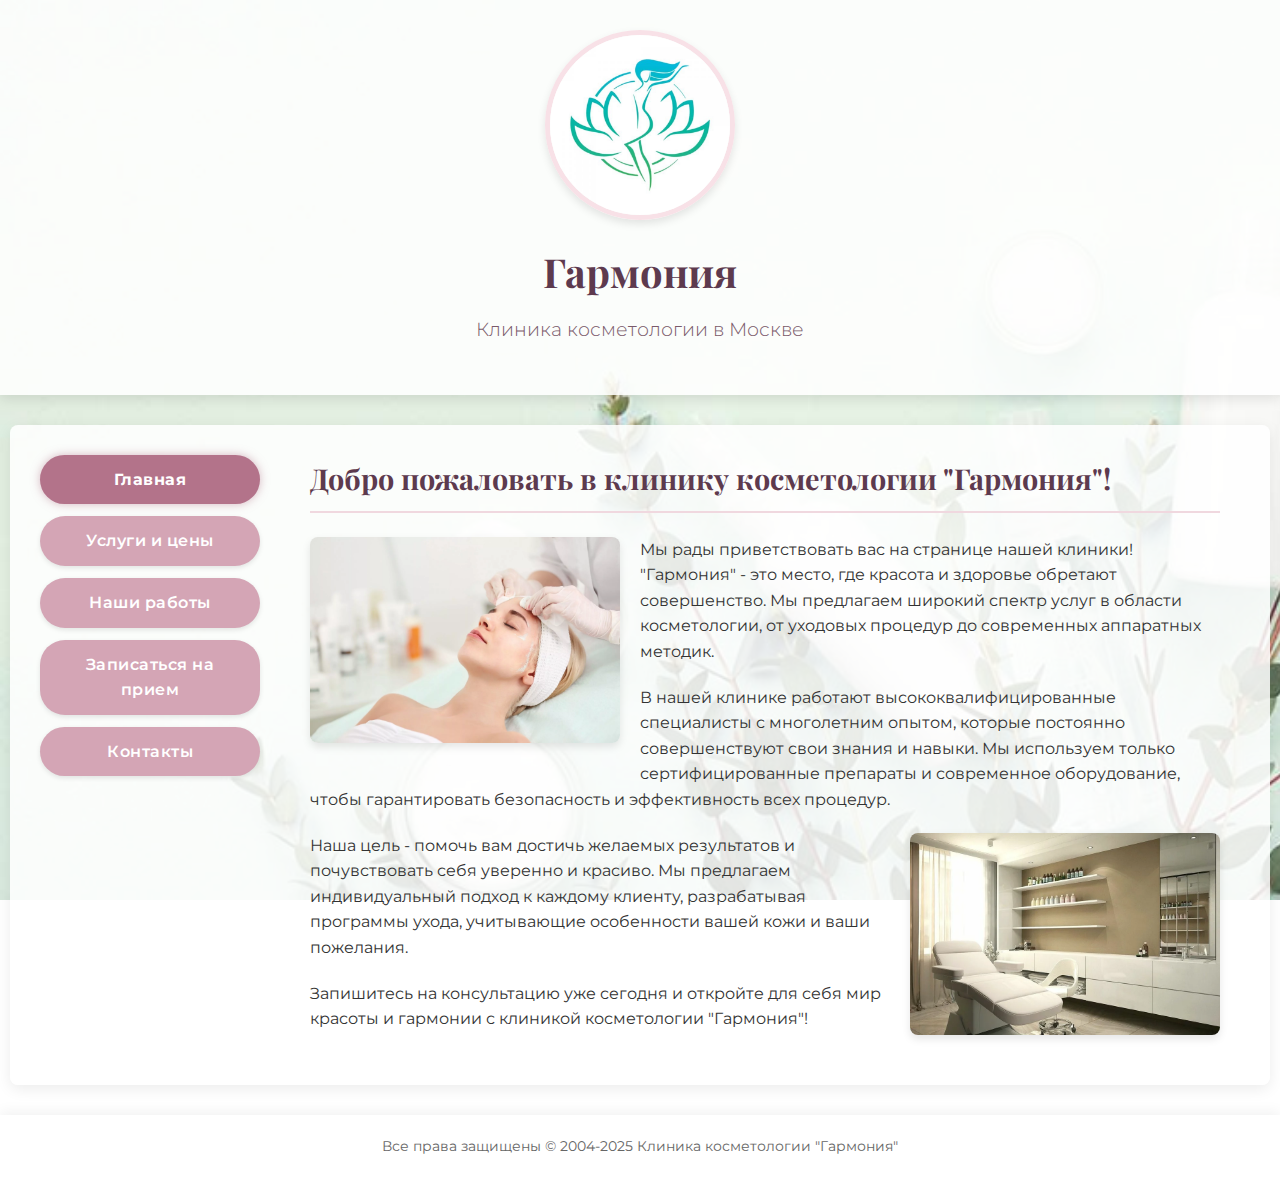
<file: index.html>
<!DOCTYPE html>
<html>

<head>
  <title>Клиника косметологии "Гармония"</title>
  <link rel="stylesheet" type="text/css" href="my_styles.css">
  <meta http-equiv="Content-Type" content="text/html;charset=utf-8" />
  <link href="https://fonts.googleapis.com/css2?family=Playfair+Display:wght@400;700&family=Montserrat:wght@300;400;600&display=swap" rel="stylesheet">
  <meta name="viewport" content="width=device-width, initial-scale=1.0">
  <link rel="manifest" href="/manifest.json">
  <meta name="theme-color" content="#5d3a4e">
</head>

<body>
  <header>
    <img src="images/Logo.jpg" id="logo" align="center">
    <h1>Гармония</h1>
    <div class="subtitle">Клиника косметологии в Москве</div>
  </header>
  <div id="content">
    <div id="menu">
      <ul>
        <li><a href="index.html" class="active">Главная</a></li>
        <li><a href="price.html">Услуги и цены</a></li>
        <li><a href="raboti.html">Наши работы</a></li>
        <li><a href="feedback.php">Записаться на прием</a></li>
        <li><a href="kontakti.html">Контакты</a></li>
      </ul>
    </div>
    <div id="article">
      <h2>Добро пожаловать в клинику косметологии "Гармония"!</h2>
      <img src="images/glavn.webp" width="310" align="left">
      <p>Мы рады приветствовать вас на странице нашей клиники! "Гармония" - это место, где красота и здоровье обретают совершенство. Мы предлагаем широкий спектр услуг в области косметологии, от уходовых процедур до современных аппаратных методик.</p>
      <p>В нашей клинике работают высококвалифицированные специалисты с многолетним опытом, которые постоянно совершенствуют свои знания и навыки. Мы используем только сертифицированные препараты и современное оборудование, чтобы гарантировать безопасность и эффективность всех процедур.</p>
      <img src="images/glavn2.webp" width="310" align="right">
      <p>Наша цель - помочь вам достичь желаемых результатов и почувствовать себя уверенно и красиво. Мы предлагаем индивидуальный подход к каждому клиенту, разрабатывая программы ухода, учитывающие особенности вашей кожи и ваши пожелания.</p>
      <p>Запишитесь на консультацию уже сегодня и откройте для себя мир красоты и гармонии с клиникой косметологии "Гармония"!</p>
    </div>
  </div>
  <footer>Все права защищены © 2004-2025 Клиника косметологии "Гармония"</footer>

  <script>
    // Регистрация сервис-воркера
    if ('serviceWorker' in navigator) {
      window.addEventListener('load', () => {
        navigator.serviceWorker.register('/sw.js')
          .then(registration => {
            console.log('SW registered: ', registration);
          })
          .catch(registrationError => {
            console.log('SW registration failed: ', registrationError);
          });
      });
    }
  </script>
</body>

</html>
</file>
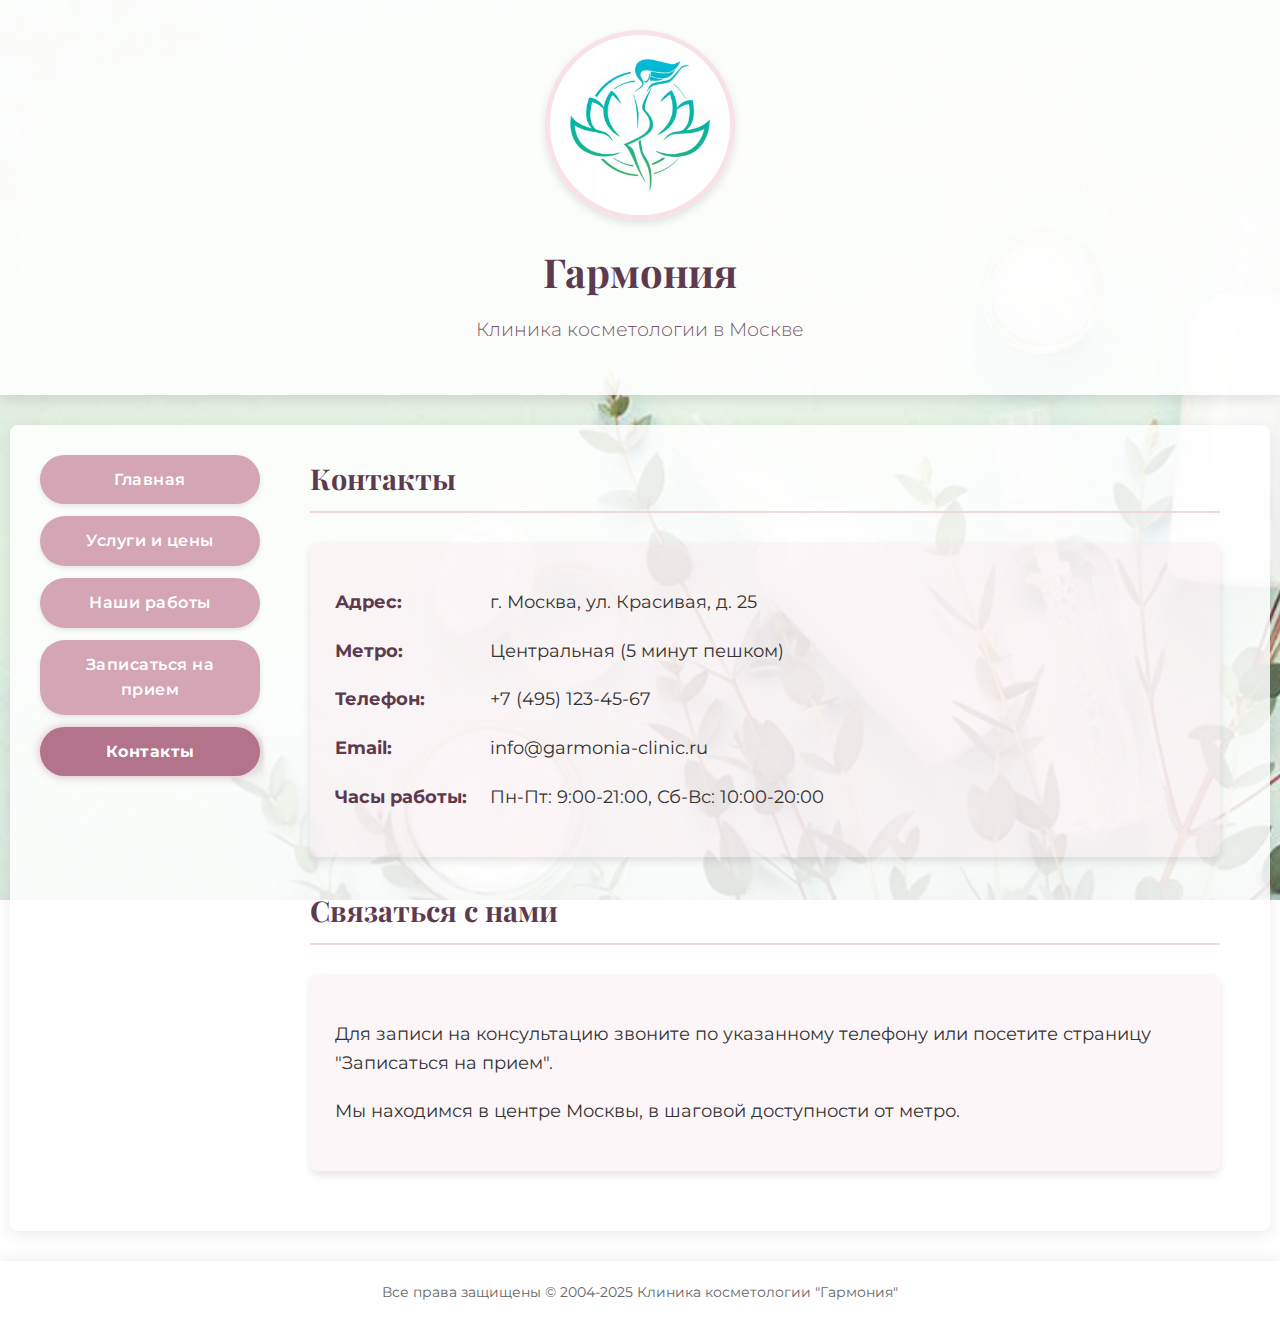
<file: kontakti.html>
<!DOCTYPE html>
<html>

<head>
  <title>Клиника косметологии "Гармония" - Контакты</title>
  <link rel="stylesheet" type="text/css" href="my_styles.css">
  <meta http-equiv="Content-Type" content="text/html;charset=utf-8" />
  <link href="https://fonts.googleapis.com/css2?family=Playfair+Display:wght@400;700&family=Montserrat:wght@300;400;600&display=swap" rel="stylesheet">
  <meta name="viewport" content="width=device-width, initial-scale=1.0">

</head>

<body>
  <header>
    <img src="images/Logo.jpg" id="logo" align="center">
    <h1>Гармония</h1>
    <div class="subtitle">Клиника косметологии в Москве</div>
  </header>
  <div id="content">
    <div id="menu">
      <ul>
        <li><a href="index.html">Главная</a></li>
        <li><a href="price.html">Услуги и цены</a></li>
        <li><a href="raboti.html">Наши работы</a></li>
        <li><a href="feedback.php">Записаться на прием</a></li>
        <li><a href="kontakti.html" class="active">Контакты</a></li>
      </ul>
    </div>
    <div id="article">
      <h2>Контакты</h2>
      
      <div class="contact-info">
        <div class="contact-item">
          <strong>Адрес:</strong> г. Москва, ул. Красивая, д. 25
        </div>
        <div class="contact-item">
          <strong>Метро:</strong> Центральная (5 минут пешком)
        </div>
        <div class="contact-item">
          <strong>Телефон:</strong> +7 (495) 123-45-67
        </div>
        <div class="contact-item">
          <strong>Email:</strong> info@garmonia-clinic.ru
        </div>
        <div class="contact-item">
          <strong>Часы работы:</strong> Пн-Пт: 9:00-21:00, Сб-Вс: 10:00-20:00
        </div>
      </div>
      
      <h2>Связаться с нами</h2>
      <div class="contact-info">
        <div class="contact-item">
          Для записи на консультацию звоните по указанному телефону или посетите страницу "Записаться на прием".
        </div>
        <div class="contact-item">
          Мы находимся в центре Москвы, в шаговой доступности от метро.
        </div>
      </div>
    </div>
  </div>
  <footer>Все права защищены © 2004-2025 Клиника косметологии "Гармония"</footer>
</body>

</html>
</file>
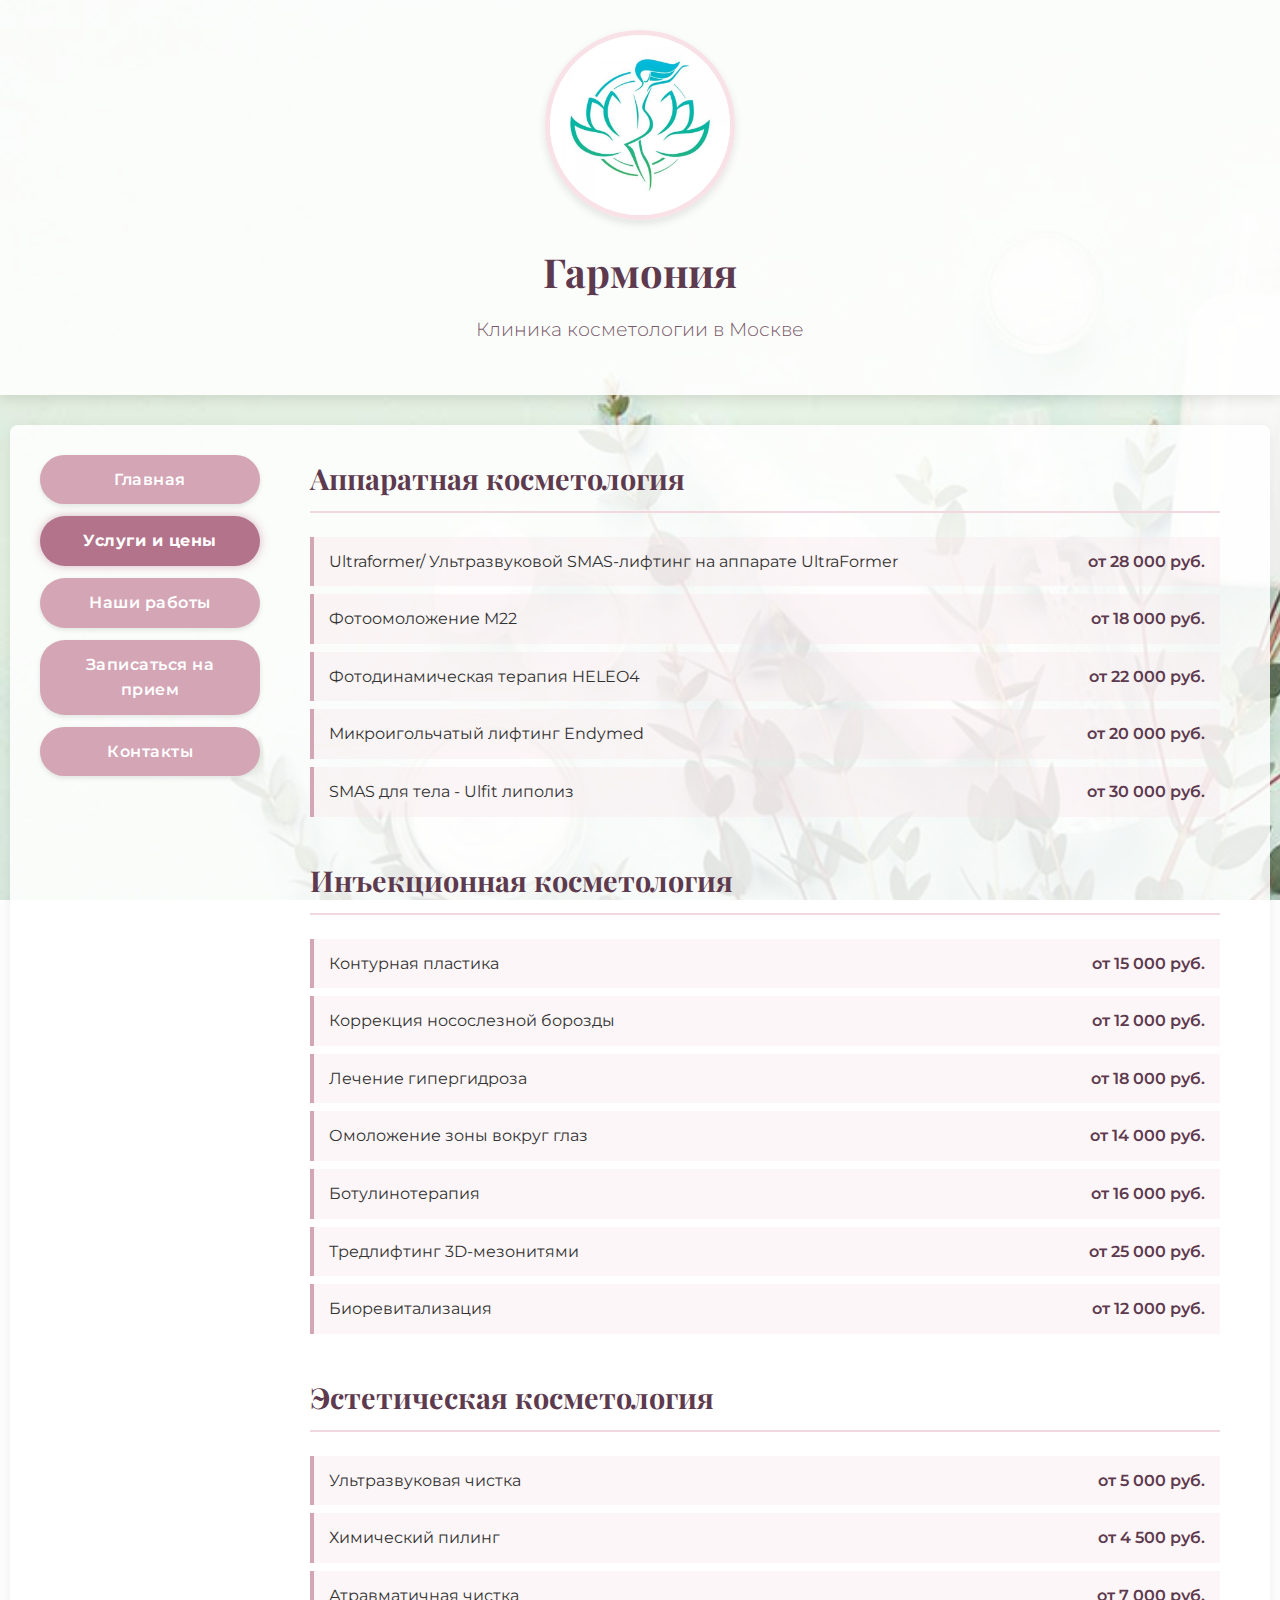
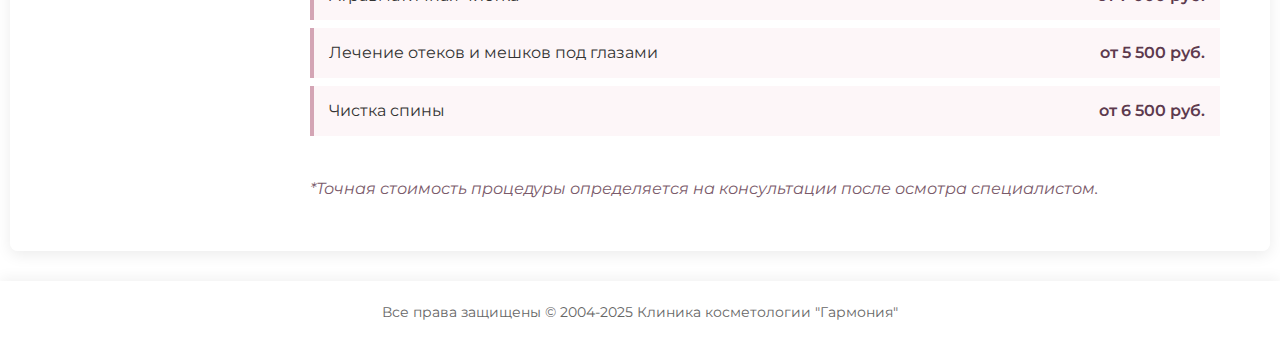
<file: price.html>
<!DOCTYPE html>
<html>

<head>
  <title>Клиника косметологии "Гармония" - Услуги и цены</title>
  <link rel="stylesheet" type="text/css" href="my_styles.css">
  <meta http-equiv="Content-Type" content="text/html;charset=utf-8" />
  <link href="https://fonts.googleapis.com/css2?family=Playfair+Display:wght@400;700&family=Montserrat:wght@300;400;600&display=swap" rel="stylesheet">
  <meta name="viewport" content="width=device-width, initial-scale=1.0">

</head>

<body>
  <header>
    <img src="images/Logo.jpg" id="logo" align="center">
    <h1>Гармония</h1>
    <div class="subtitle">Клиника косметологии в Москве</div>
  </header>
  <div id="content">
    <div id="menu">
      <ul>
        <li><a href="index.html">Главная</a></li>
        <li><a href="price.html" class="active">Услуги и цены</a></li>
        <li><a href="raboti.html">Наши работы</a></li>
        <li><a href="feedback.html">Записаться на прием</a></li>
        <li><a href="kontakti.html">Контакты</a></li>
      </ul>
    </div>
    <div id="article">
      <div class="service-section">
        <h2>Аппаратная косметология</h2>
        <ul class="service-list">
          <li>
            <span>Ultraformer/ Ультразвуковой SMAS-лифтинг на аппарате UltraFormer</span>
            <span class="price">от 28 000 руб.</span>
          </li>
          <li>
            <span>Фотоомоложение M22</span>
            <span class="price">от 18 000 руб.</span>
          </li>
          <li>
            <span>Фотодинамическая терапия HELEO4</span>
            <span class="price">от 22 000 руб.</span>
          </li>
          <li>
            <span>Микроигольчатый лифтинг Endymed</span>
            <span class="price">от 20 000 руб.</span>
          </li>
          <li>
            <span>SMAS для тела - Ulfit липолиз</span>
            <span class="price">от 30 000 руб.</span>
          </li>
        </ul>
      </div>
      
      <div class="service-section">
        <h2>Инъекционная косметология</h2>
        <ul class="service-list">
          <li>
            <span>Контурная пластика</span>
            <span class="price">от 15 000 руб.</span>
          </li>
          <li>
            <span>Коррекция носослезной борозды</span>
            <span class="price">от 12 000 руб.</span>
          </li>
          <li>
            <span>Лечение гипергидроза</span>
            <span class="price">от 18 000 руб.</span>
          </li>
          <li>
            <span>Омоложение зоны вокруг глаз</span>
            <span class="price">от 14 000 руб.</span>
          </li>
          <li>
            <span>Ботулинотерапия</span>
            <span class="price">от 16 000 руб.</span>
          </li>
          <li>
            <span>Тредлифтинг 3D-мезонитями</span>
            <span class="price">от 25 000 руб.</span>
          </li>
          <li>
            <span>Биоревитализация</span>
            <span class="price">от 12 000 руб.</span>
          </li>
        </ul>
      </div>
      
      <div class="service-section">
        <h2>Эстетическая косметология</h2>
        <ul class="service-list">
          <li>
            <span>Ультразвуковая чистка</span>
            <span class="price">от 5 000 руб.</span>
          </li>
          <li>
            <span>Химический пилинг</span>
            <span class="price">от 4 500 руб.</span>
          </li>
          <li>
            <span>Атравматичная чистка</span>
            <span class="price">от 7 000 руб.</span>
          </li>
          <li>
            <span>Лечение отеков и мешков под глазами</span>
            <span class="price">от 5 500 руб.</span>
          </li>
          <li>
            <span>Чистка спины</span>
            <span class="price">от 6 500 руб.</span>
          </li>
        </ul>
      </div>
      
      <p style="font-style: italic; color: #7a5a6a; margin-top: 30px;">
        *Точная стоимость процедуры определяется на консультации после осмотра специалистом.
      </p>
    </div>
  </div>
  <footer>Все права защищены © 2004-2025 Клиника косметологии "Гармония"</footer>
</body>

</html>
</file>
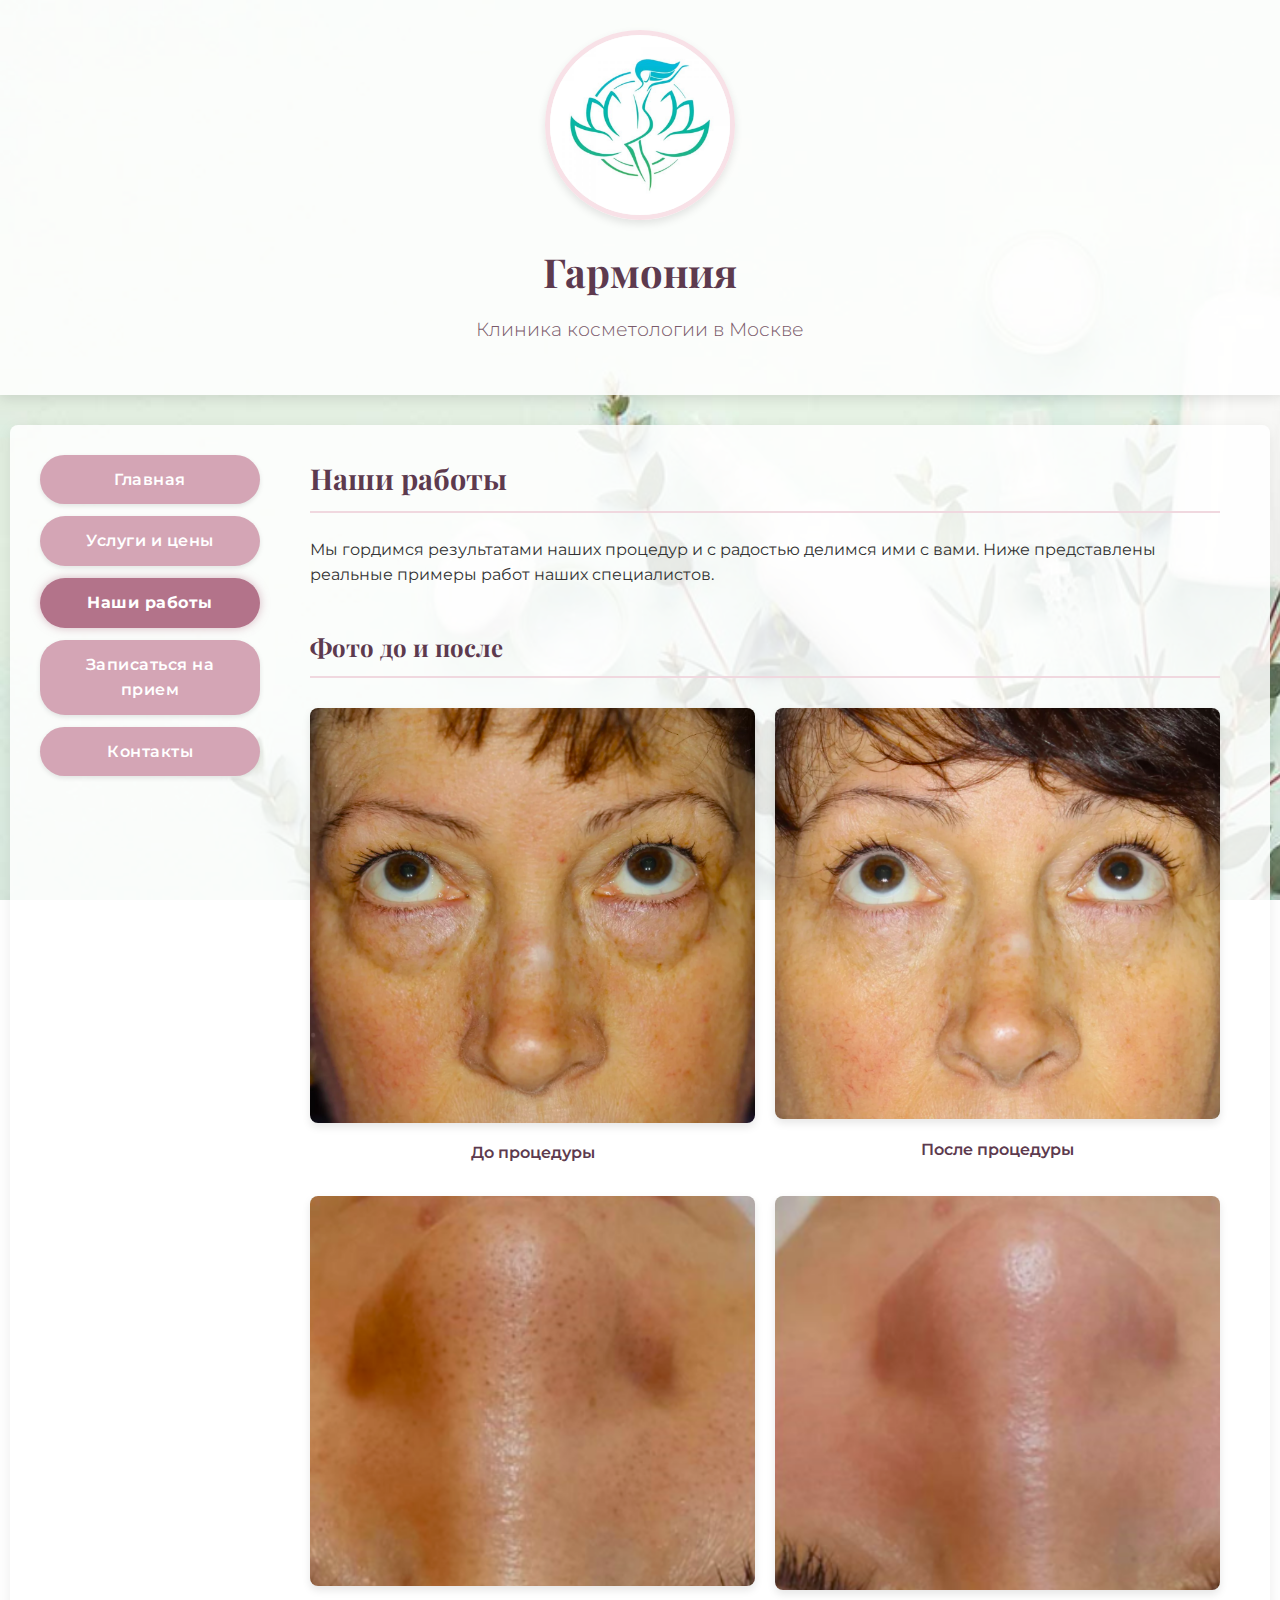
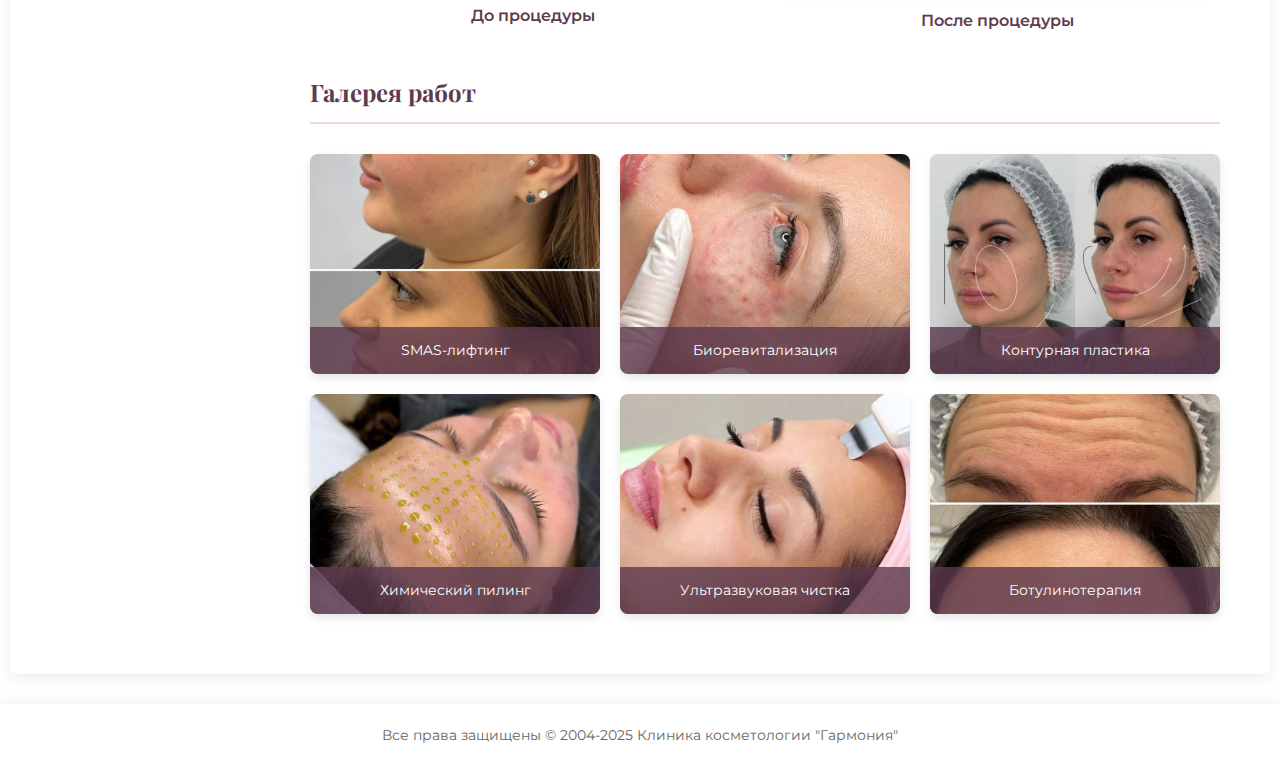
<file: raboti.html>
<!DOCTYPE html>
<html>

<head>
  <title>Клиника косметологии "Гармония" - Наши работы</title>
  <link rel="stylesheet" type="text/css" href="my_styles.css">
  <meta http-equiv="Content-Type" content="text/html;charset=utf-8" />
  <link href="https://fonts.googleapis.com/css2?family=Playfair+Display:wght@400;700&family=Montserrat:wght@300;400;600&display=swap" rel="stylesheet">
  <meta name="viewport" content="width=device-width, initial-scale=1.0">

</head>

<body>
  <header>
    <img src="images/Logo.jpg" id="logo" align="center">
    <h1>Гармония</h1>
    <div class="subtitle">Клиника косметологии в Москве</div>
  </header>
  <div id="content">
    <div id="menu">
      <ul>
        <li><a href="index.html">Главная</a></li>
        <li><a href="price.html">Услуги и цены</a></li>
        <li><a href="raboti.html" class="active">Наши работы</a></li>
        <li><a href="feedback.html">Записаться на прием</a></li>
        <li><a href="kontakti.html">Контакты</a></li>
      </ul>
    </div>
    <div id="article">
      <h2>Наши работы</h2>
      <p>Мы гордимся результатами наших процедур и с радостью делимся ими с вами. Ниже представлены реальные примеры работ наших специалистов.</p>
      
      <h3 class="section-title">Фото до и после</h3>
      <div class="before-after">
        <div class="before-after-item">
          <img src="images/mesh_do.png" alt="До процедуры" class="before-after-img">
          <div class="before-after-label">До процедуры</div>
        </div>
        <div class="before-after-item">
          <img src="images/mesh_posle.png" alt="После процедуры" class="before-after-img">
          <div class="before-after-label">После процедуры</div>
        </div>
      </div>
      
      <div class="before-after">
        <div class="before-after-item">
          <img src="images/nos_do.png" alt="До процедуры" class="before-after-img">
          <div class="before-after-label">До процедуры</div>
        </div>
        <div class="before-after-item">
          <img src="images/nos_posle.png" alt="После процедуры" class="before-after-img">
          <div class="before-after-label">После процедуры</div>
        </div>
      </div>
      
      <h3 class="section-title">Галерея работ</h3>
      <div class="gallery">
        <div class="gallery-item">
          <img src="images/smas.jpg" alt="Результат SMAS-лифтинга" class="gallery-img">
          <div class="gallery-caption">SMAS-лифтинг</div>
        </div>
        <div class="gallery-item">
          <img src="images/bior.jpg" alt="Результат биоревитализации" class="gallery-img">
          <div class="gallery-caption">Биоревитализация</div>
        </div>
        <div class="gallery-item">
          <img src="images/kontr.jpg" alt="Результат контурной пластики" class="gallery-img">
          <div class="gallery-caption">Контурная пластика</div>
        </div>
        <div class="gallery-item">
          <img src="images/him.jpg" alt="Результат химического пилинга" class="gallery-img">
          <div class="gallery-caption">Химический пилинг</div>
        </div>
        <div class="gallery-item">
          <img src="images/uzl.png" alt="Результат ультразвуковой чистки" class="gallery-img">
          <div class="gallery-caption">Ультразвуковая чистка</div>
        </div>
        <div class="gallery-item">
          <img src="images/bot.jpg" alt="Результат ботулинотерапии" class="gallery-img">
          <div class="gallery-caption">Ботулинотерапия</div>
        </div>
      </div>
    </div>
  </div>
  <footer>Все права защищены © 2004-2025 Клиника косметологии "Гармония"</footer>
</body>

</html>
</file>
<file: my_styles.css>
/* Общие стили для всех страниц */
body {
  background-image: url("images/fon.jpg"); /* Изменено на images/fon.jpg */
  background-size: cover;
  background-repeat: no-repeat;
  background-attachment: fixed;
  font-family: 'Montserrat', sans-serif;
  color: #333;
  line-height: 1.6;
  margin: 0;
  padding: 0;
}

header {
  background-color: rgba(255, 255, 255, 0.85);
  padding: 30px 20px;
  margin-bottom: 30px;
  box-shadow: 0 4px 12px rgba(0, 0, 0, 0.1);
  text-align: center;
}

#logo {
  width: 180px;
  height: 180px;
  border-radius: 50%;
  object-fit: cover;
  border: 5px solid #f8e1e7;
  box-shadow: 0 4px 8px rgba(0, 0, 0, 0.1);
  margin: 0 auto;
  display: block;
}

#content {
  display: flex;
  background-color: rgba(255, 255, 255, 0.85);
  padding: 30px;
  max-width: 1200px;
  margin: 0 auto;
  border-radius: 8px;
  box-shadow: 0 4px 15px rgba(0, 0, 0, 0.08);
}

#menu {
  width: 220px;
  padding-right: 30px;
}

#article {
  flex: 1;
  padding: 0 20px;
}

footer {
  text-align: center;
  padding: 20px;
  background-color: rgba(255, 255, 255, 0.85);
  margin-top: 30px;
  font-size: 14px;
  color: #666;
  box-shadow: 0 -4px 12px rgba(0, 0, 0, 0.05);
}

/* Стили меню */
#menu ul {
  list-style: none;
  padding: 0;
  margin: 0;
}

#menu li {
  margin-bottom: 12px;
}

#menu a {
  display: block;
  background-color: #d4a5b5;
  color: white;
  padding: 12px 15px;
  text-decoration: none;
  text-align: center;
  border-radius: 25px;
  transition: all 0.3s ease;
  font-weight: 600;
  letter-spacing: 0.5px;
  box-shadow: 0 2px 5px rgba(0, 0, 0, 0.1);
}

#menu a:hover {
  background-color: #c38d9e;
  transform: translateY(-2px);
  box-shadow: 0 4px 8px rgba(0, 0, 0, 0.15);
}

#menu a.active {
  background-color: #b3738a;
  font-weight: bold;
  box-shadow: 0 0 10px rgba(179, 115, 138, 0.5);
}

/* Типографика */
h1, h2, h3 {
  font-family: 'Playfair Display', serif;
  color: #5d3a4e;
}

h1 {
  font-size: 2.5rem;
  margin: 20px 0 10px;
}

h2 {
  font-size: 1.8rem;
  margin-top: 0;
  padding-top: 0;
  border-bottom: 2px solid #f0d8df;
  padding-bottom: 10px;
}

h3 {
  font-size: 1.4rem;
  margin: 25px 0 15px 0;
  color: #7a5a6a;
}

p {
  margin-bottom: 20px;
  font-size: 16px;
}

.subtitle {
  font-family: 'Montserrat', sans-serif;
  font-size: 1.2rem;
  color: #7a5a6a;
  font-weight: 300;
  margin-bottom: 20px;
}

/* Изображения */
img[align="left"], img[align="right"] {
  margin: 0 20px 20px 0;
  border-radius: 8px;
  box-shadow: 0 4px 8px rgba(0, 0, 0, 0.1);
  transition: transform 0.3s ease;
}

img[align="right"] {
  margin: 0 0 20px 20px;
}

img[align="left"]:hover, img[align="right"]:hover {
  transform: scale(1.02);
}

/* Контактная информация */
.contact-info {
  background-color: rgba(248, 225, 231, 0.3);
  border-radius: 8px;
  padding: 25px;
  margin: 30px 0;
  box-shadow: 0 4px 8px rgba(0, 0, 0, 0.1);
}

.contact-item {
  margin: 20px 0;
  font-size: 18px;
}

.contact-item strong {
  color: #5d3a4e;
  display: inline-block;
  width: 150px;
}

/* Список услуг */
.service-list {
  list-style-type: none;
  padding: 0;
  margin: 20px 0;
}

.service-list li {
  padding: 12px 15px;
  margin-bottom: 8px;
  background-color: rgba(248, 225, 231, 0.3);
  border-left: 4px solid #d4a5b5;
  transition: all 0.3s ease;
}

.service-list li:hover {
  background-color: rgba(248, 225, 231, 0.5);
}

.price {
  float: right;
  font-weight: 600;
  color: #5d3a4e;
}

.category-header {
  display: flex;
  align-items: center;
  margin: 30px 0 15px 0;
}

.category-icon {
  width: 40px;
  height: 40px;
  margin-right: 15px;
}

.service-section {
  margin-bottom: 40px;
}

/* Галерея работ */
.gallery {
  display: grid;
  grid-template-columns: repeat(auto-fill, minmax(280px, 1fr));
  gap: 20px;
  margin: 30px 0;
}

.gallery-item {
  position: relative;
  border-radius: 8px;
  overflow: hidden;
  box-shadow: 0 4px 8px rgba(0, 0, 0, 0.1);
  transition: all 0.3s ease;
}

.gallery-item:hover {
  transform: translateY(-5px);
  box-shadow: 0 8px 16px rgba(0, 0, 0, 0.15);
}

.gallery-img {
  width: 100%;
  height: 220px;
  object-fit: cover;
  display: block;
}

.gallery-caption {
  position: absolute;
  bottom: 0;
  left: 0;
  right: 0;
  background: rgba(93, 58, 78, 0.8);
  color: white;
  padding: 12px;
  font-size: 14px;
  text-align: center;
}

.section-title {
  font-family: 'Playfair Display', serif;
  color: #5d3a4e;
  font-size: 1.5rem;
  margin: 40px 0 20px 0;
  padding-bottom: 10px;
  border-bottom: 2px solid #f0d8df;
}

/* До/После */
.before-after {
  display: flex;
  gap: 20px;
  margin: 30px 0;
}

.before-after-item {
  flex: 1;
  text-align: center;
}

.before-after-img {
  width: 100%;
  border-radius: 8px;
  box-shadow: 0 4px 8px rgba(0, 0, 0, 0.1);
  margin-bottom: 10px;
}

.before-after-label {
  font-weight: 600;
  color: #5d3a4e;
}

/* Стили формы */
form {
  background-color: rgba(248, 225, 231, 0.3);
  border-radius: 8px;
  padding: 25px;
  margin: 20px 0;
  box-shadow: 0 4px 8px rgba(0, 0, 0, 0.1);
}

form p {
  margin-bottom: 15px;
}

textarea {
  resize: vertical;
  min-height: 10px;
}
</file>
